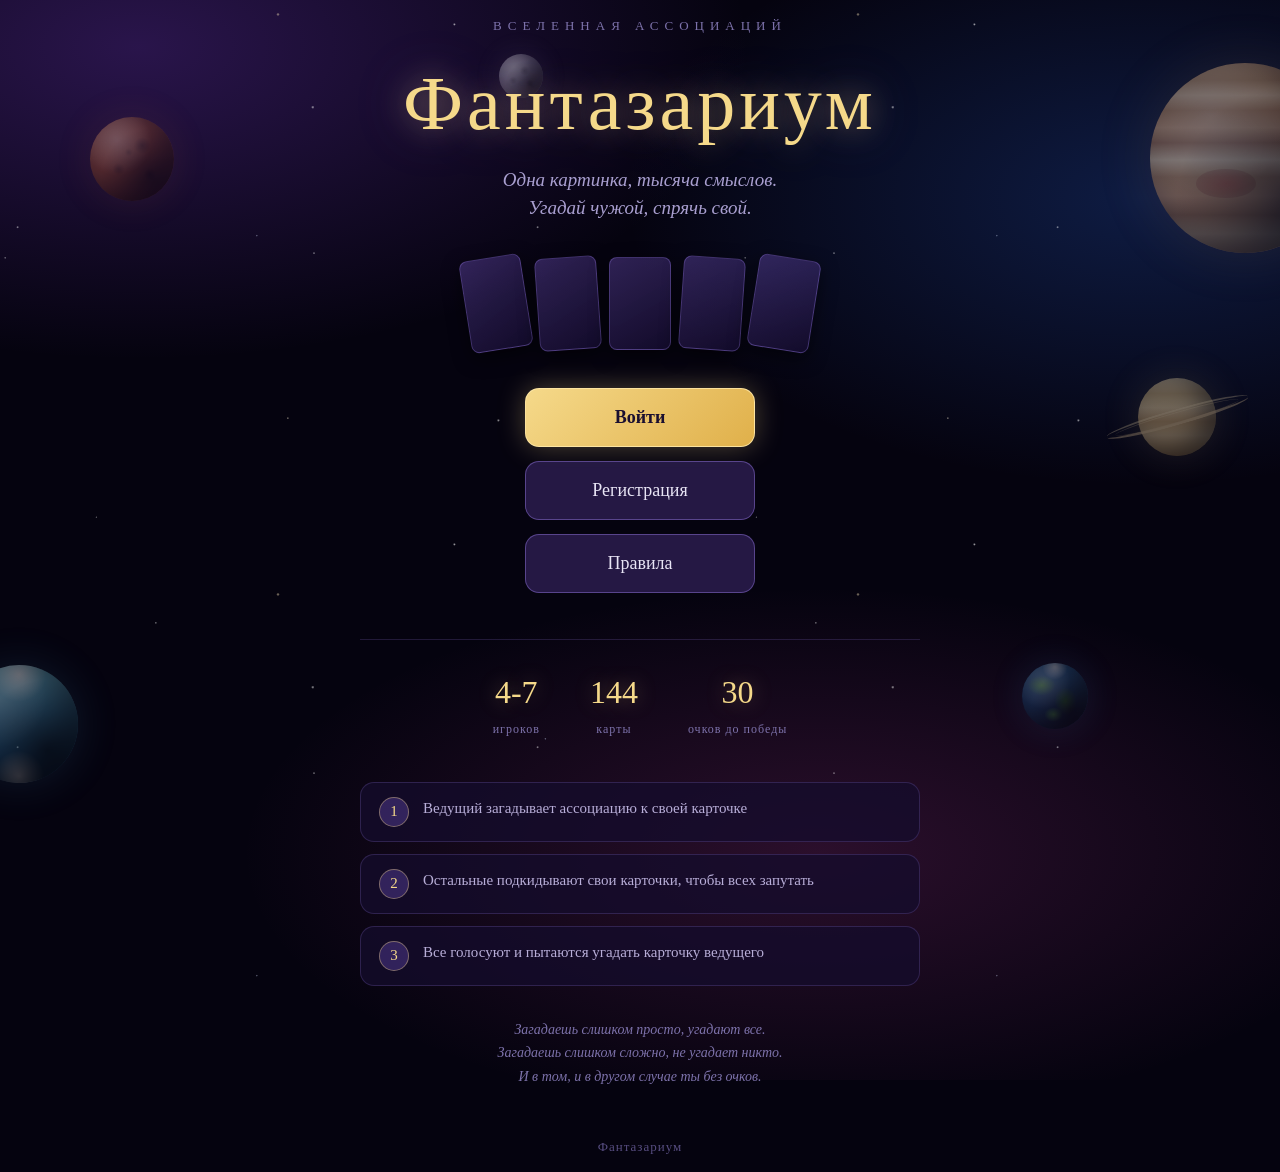
<file: templates/index.html>
<!DOCTYPE html>
<html lang="ru">
<head>
    <meta charset="UTF-8">
    <meta name="viewport" content="width=device-width, initial-scale=1.0">
    <title>Фантазариум</title>
    <link rel="stylesheet" href="/static/style.css">
    <script src="/static/lang.js"></script>
</head>
<body>

    <div class="zvezdy"></div>

    <div class="kosmos">
        <div class="planeta gazoviy"></div>
        <div class="planeta ledyanoy"></div>
        <div class="planeta kamenistaya"></div>
        <div class="planeta zemlepodobnaya"></div>
        <div class="planeta lunnaya"></div>
        <div class="s-kolcami">
            <div class="telo"></div>
            <div class="kolco"></div>
            <div class="kolco kolco-2"></div>
        </div>
        <div class="kometa kometa-1"></div>
        <div class="kometa kometa-2"></div>
        <div class="kometa kometa-3"></div>
        <div class="sputnik sputnik-1">
            <div class="panel panel-l"></div>
            <div class="korpus"></div>
            <div class="antenna"></div>
            <div class="panel panel-r"></div>
        </div>
        <div class="sputnik sputnik-2">
            <div class="panel panel-l"></div>
            <div class="korpus"></div>
            <div class="antenna"></div>
            <div class="panel panel-r"></div>
        </div>
        <div class="stanciya stanciya-1">
            <div class="krylo krylo-l"></div>
            <div class="modul"></div>
            <div class="krylo krylo-r"></div>
        </div>
    </div>

    <div class="container">
        <p class="nadzagolovok">вселенная ассоциаций</p>
        <h1 class="logo">Фантазариум</h1>
        <p class="podzagolovok">Одна картинка, тысяча смыслов.<br>Угадай чужой, спрячь свой.</p>

        <div class="lenta-kart">
            <div class="mini-karta"></div>
            <div class="mini-karta"></div>
            <div class="mini-karta"></div>
            <div class="mini-karta"></div>
            <div class="mini-karta"></div>
        </div>

        <div class="knopki" style="margin-top: 38px;">
            <a href="/vhod" class="knopka knopka-glavnaya" data-t="voyti">Войти</a>
            <a href="/registraciya" class="knopka" data-t="registraciya">Регистрация</a>
            <a href="/pravila" class="knopka" data-t="pravila">Правила</a>
        </div>

        <div class="opisanie">
            <div class="punkt">
                <span class="cifra">4-7</span>
                <span class="podpis">игроков</span>
            </div>
            <div class="punkt">
                <span class="cifra">144</span>
                <span class="podpis">карты</span>
            </div>
            <div class="punkt">
                <span class="cifra">30</span>
                <span class="podpis">очков до победы</span>
            </div>
        </div>

        <div class="kak-igraem">
            <div class="shag">
                <div class="shag-nomer">1</div>
                <div class="shag-text">Ведущий загадывает ассоциацию к своей карточке</div>
            </div>
            <div class="shag">
                <div class="shag-nomer">2</div>
                <div class="shag-text">Остальные подкидывают свои карточки, чтобы всех запутать</div>
            </div>
            <div class="shag">
                <div class="shag-nomer">3</div>
                <div class="shag-text">Все голосуют и пытаются угадать карточку ведущего</div>
            </div>
        </div>

        <p class="podskazka-nizu">
            Загадаешь слишком просто, угадают все.<br>
            Загадаешь слишком сложно, не угадает никто.<br>
            И в том, и в другом случае ты без очков.
        </p>

        <p class="nizhniy-text">Фантазариум</p>
    </div>

</body>
</html>
</file>
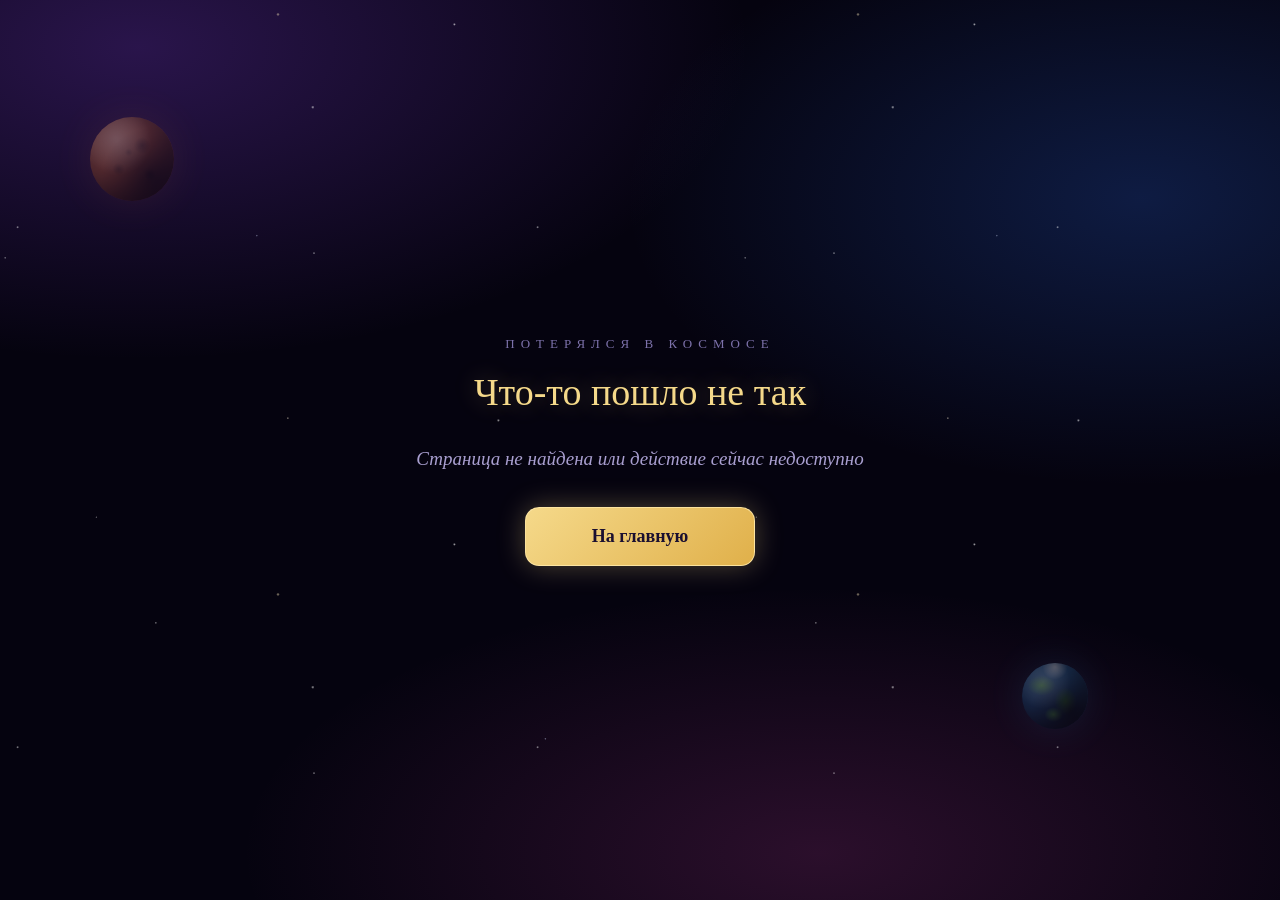
<file: templates/oshibka.html>
<!DOCTYPE html>
<html lang="ru">
<head>
    <meta charset="UTF-8">
    <meta name="viewport" content="width=device-width, initial-scale=1.0">
    <title>Ошибка - Фантазариум</title>
    <link rel="stylesheet" href="/static/style.css">
</head>
<body>

    <div class="zvezdy"></div>

    <div class="kosmos">
        <div class="planeta kamenistaya"></div>
        <div class="planeta zemlepodobnaya"></div>
        <div class="kometa kometa-2"></div>
    </div>

    <div class="container">
        <p class="nadzagolovok">потерялся в космосе</p>
        <h2>Что-то пошло не так</h2>
        <p class="podzagolovok">Страница не найдена или действие сейчас недоступно</p>
        <a href="/" class="knopka knopka-glavnaya">На главную</a>
    </div>

</body>
</html>
</file>
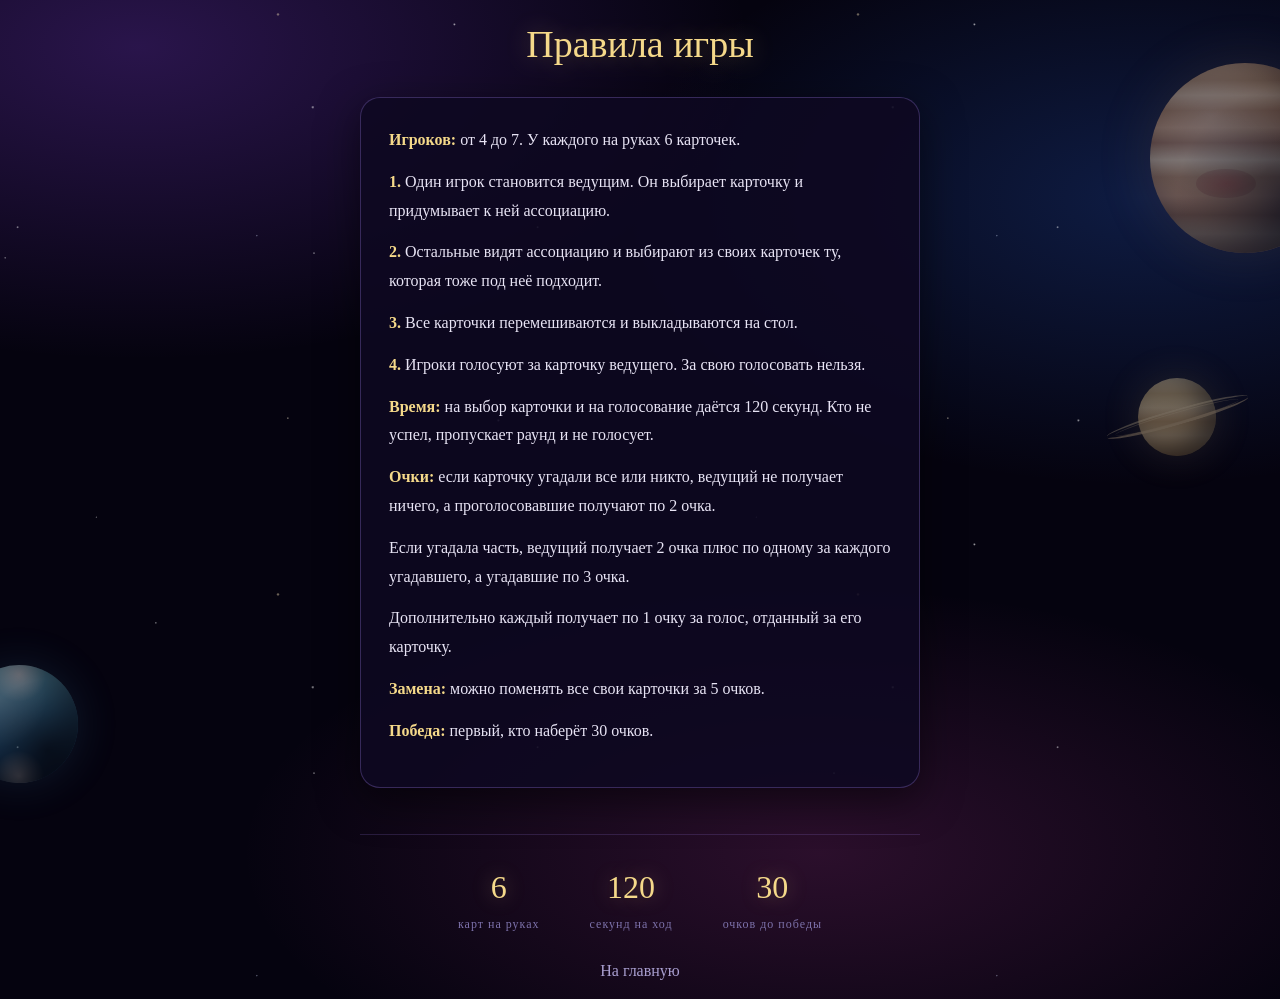
<file: templates/pravila.html>
<!DOCTYPE html>
<html lang="ru">
<head>
    <meta charset="UTF-8">
    <meta name="viewport" content="width=device-width, initial-scale=1.0">
    <title>Правила - Фантазариум</title>
    <link rel="stylesheet" href="/static/style.css">
    <script src="/static/lang.js"></script>
</head>
<body>

    <div class="zvezdy"></div>

    <div class="kosmos">
        <div class="planeta gazoviy"></div>
        <div class="planeta ledyanoy"></div>
        <div class="s-kolcami">
            <div class="telo"></div>
            <div class="kolco"></div>
            <div class="kolco kolco-2"></div>
        </div>
        <div class="kometa kometa-1"></div>
    </div>

    <div class="container">
        <h2 data-t="pravila">Правила игры</h2>

        <div class="pravila-text" id="tekst-pravil"></div>

        <div class="opisanie">
            <div class="punkt">
                <span class="cifra">6</span>
                <span class="podpis" id="p1"></span>
            </div>
            <div class="punkt">
                <span class="cifra">120</span>
                <span class="podpis" id="p2"></span>
            </div>
            <div class="punkt">
                <span class="cifra">30</span>
                <span class="podpis" id="p3"></span>
            </div>
        </div>

        <a href="/glavnaya" class="ssylka-nazad" data-t="na_glavnuyu">На главную</a>
    </div>

    <script>
        const PRAVILA = {
            ru: {
                p1: "карт на руках", p2: "секунд на ход", p3: "очков до победы",
                text: [
                    "<b>Игроков:</b> от 4 до 7. У каждого на руках 6 карточек.",
                    "<b>1.</b> Один игрок становится ведущим. Он выбирает карточку и придумывает к ней ассоциацию.",
                    "<b>2.</b> Остальные видят ассоциацию и выбирают из своих карточек ту, которая тоже под неё подходит.",
                    "<b>3.</b> Все карточки перемешиваются и выкладываются на стол.",
                    "<b>4.</b> Игроки голосуют за карточку ведущего. За свою голосовать нельзя.",
                    "<b>Время:</b> на выбор карточки и на голосование даётся 120 секунд. Кто не успел, пропускает раунд и не голосует.",
                    "<b>Очки:</b> если карточку угадали все или никто, ведущий не получает ничего, а проголосовавшие получают по 2 очка.",
                    "Если угадала часть, ведущий получает 2 очка плюс по одному за каждого угадавшего, а угадавшие по 3 очка.",
                    "Дополнительно каждый получает по 1 очку за голос, отданный за его карточку.",
                    "<b>Замена:</b> можно поменять все свои карточки за 5 очков.",
                    "<b>Победа:</b> первый, кто наберёт 30 очков."
                ]
            },
            en: {
                p1: "cards in hand", p2: "seconds per turn", p3: "points to win",
                text: [
                    "<b>Players:</b> 4 to 7. Everyone holds 6 cards.",
                    "<b>1.</b> One player becomes the storyteller. They pick a card and give a clue for it.",
                    "<b>2.</b> Everyone else sees the clue and picks a card of their own that also fits.",
                    "<b>3.</b> All cards are shuffled and laid on the table.",
                    "<b>4.</b> Players vote for the storyteller's card. You cannot vote for your own.",
                    "<b>Time:</b> 120 seconds for picking a card and for voting. If you run out, you skip the round and don't vote.",
                    "<b>Scoring:</b> if everyone or nobody guessed right, the storyteller gets nothing and voters get 2 points each.",
                    "If only some guessed, the storyteller gets 2 points plus 1 per correct guess, and guessers get 3 each.",
                    "You also get 1 point for every vote cast on your card.",
                    "<b>Swap:</b> you can replace your whole hand for 5 points.",
                    "<b>Victory:</b> first to 30 points."
                ]
            },
            es: {
                p1: "cartas en mano", p2: "segundos por turno", p3: "puntos para ganar",
                text: [
                    "<b>Jugadores:</b> de 4 a 7. Cada uno tiene 6 cartas.",
                    "<b>1.</b> Un jugador es el narrador. Elige una carta y da una pista.",
                    "<b>2.</b> Los demás ven la pista y eligen una carta propia que también encaje.",
                    "<b>3.</b> Todas las cartas se mezclan y se ponen sobre la mesa.",
                    "<b>4.</b> Los jugadores votan por la carta del narrador. No puedes votar la tuya.",
                    "<b>Tiempo:</b> 120 segundos para elegir carta y para votar. Si se acaba, pierdes la ronda y no votas.",
                    "<b>Puntos:</b> si todos o nadie acierta, el narrador no gana nada y los votantes ganan 2 puntos.",
                    "Si solo algunos aciertan, el narrador gana 2 puntos más 1 por cada acierto, y quienes acertaron ganan 3.",
                    "También ganas 1 punto por cada voto que reciba tu carta.",
                    "<b>Cambio:</b> puedes cambiar todas tus cartas por 5 puntos.",
                    "<b>Victoria:</b> el primero en llegar a 30 puntos."
                ]
            },
            de: {
                p1: "Karten auf der Hand", p2: "Sekunden pro Zug", p3: "Punkte zum Sieg",
                text: [
                    "<b>Spieler:</b> 4 bis 7. Jeder hat 6 Karten.",
                    "<b>1.</b> Ein Spieler ist der Erzähler. Er wählt eine Karte und nennt einen Hinweis.",
                    "<b>2.</b> Die anderen sehen den Hinweis und wählen eine eigene passende Karte.",
                    "<b>3.</b> Alle Karten werden gemischt und ausgelegt.",
                    "<b>4.</b> Die Spieler stimmen für die Karte des Erzählers. Für die eigene darf man nicht stimmen.",
                    "<b>Zeit:</b> 120 Sekunden für Kartenwahl und Abstimmung. Wer zu langsam ist, setzt aus.",
                    "<b>Punkte:</b> raten alle oder niemand richtig, bekommt der Erzähler nichts, die Abstimmenden je 2 Punkte.",
                    "Raten nur einige richtig, bekommt der Erzähler 2 Punkte plus 1 je Treffer, die Ratenden je 3.",
                    "Zusätzlich gibt es 1 Punkt für jede Stimme auf deine Karte.",
                    "<b>Tausch:</b> die ganze Hand kann für 5 Punkte getauscht werden.",
                    "<b>Sieg:</b> wer zuerst 30 Punkte hat."
                ]
            },
            fr: {
                p1: "cartes en main", p2: "secondes par tour", p3: "points pour gagner",
                text: [
                    "<b>Joueurs :</b> de 4 à 7. Chacun a 6 cartes.",
                    "<b>1.</b> Un joueur devient le conteur. Il choisit une carte et donne un indice.",
                    "<b>2.</b> Les autres voient l'indice et choisissent une carte qui correspond aussi.",
                    "<b>3.</b> Toutes les cartes sont mélangées et posées sur la table.",
                    "<b>4.</b> Les joueurs votent pour la carte du conteur. On ne vote pas pour la sienne.",
                    "<b>Temps :</b> 120 secondes pour choisir et pour voter. Si le temps manque, tu passes la manche.",
                    "<b>Points :</b> si tous ou personne ne devine, le conteur ne marque rien et les votants gagnent 2 points.",
                    "Si seuls quelques-uns devinent, le conteur gagne 2 points plus 1 par bonne réponse, et eux 3 points.",
                    "Tu gagnes aussi 1 point par vote reçu sur ta carte.",
                    "<b>Échange :</b> tu peux changer toute ta main pour 5 points.",
                    "<b>Victoire :</b> le premier à 30 points."
                ]
            },
            zh: {
                p1: "手牌数量", p2: "每回合秒数", p3: "获胜所需分数",
                text: [
                    "<b>玩家：</b>4至7人。每人手持6张牌。",
                    "<b>1.</b> 一名玩家担任讲述者，选一张牌并给出线索。",
                    "<b>2.</b> 其他人看到线索后，从自己手牌中选一张也符合的牌。",
                    "<b>3.</b> 所有牌洗混后摆在桌面上。",
                    "<b>4.</b> 玩家投票猜讲述者的牌，不能投给自己的牌。",
                    "<b>时间：</b>选牌和投票各120秒。超时则本回合跳过，且不能投票。",
                    "<b>计分：</b>如果全部猜中或全部猜错，讲述者不得分，投票者各得2分。",
                    "如果只有部分猜中，讲述者得2分再加每位猜中者1分，猜中者各得3分。",
                    "此外，每有一票投给你的牌，你就多得1分。",
                    "<b>换牌：</b>花5分可以更换全部手牌。",
                    "<b>胜利：</b>率先达到30分者获胜。"
                ]
            }
        };

        const p = PRAVILA[YAZYK] || PRAVILA.ru;

        document.getElementById("p1").textContent = p.p1;
        document.getElementById("p2").textContent = p.p2;
        document.getElementById("p3").textContent = p.p3;

        let html = "";
        for (const stroka of p.text) {
            html += "<p>" + stroka + "</p>";
        }
        document.getElementById("tekst-pravil").innerHTML = html;
    </script>

</body>
</html>
</file>
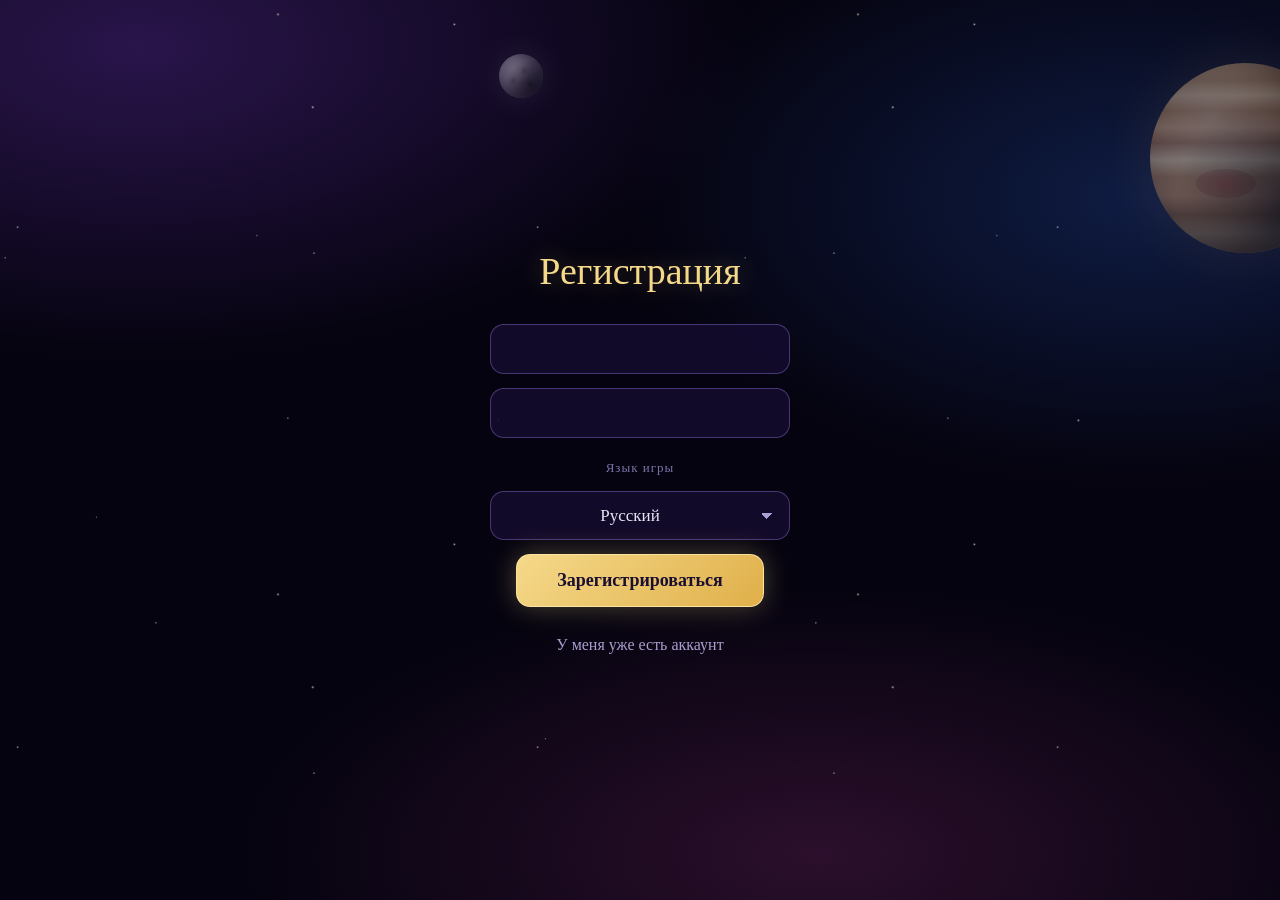
<file: templates/registraciya.html>
<!DOCTYPE html>
<html lang="ru">
<head>
    <meta charset="UTF-8">
    <meta name="viewport" content="width=device-width, initial-scale=1.0">
    <title>Регистрация - Фантазариум</title>
    <link rel="stylesheet" href="/static/style.css">
    <script src="/static/lang.js"></script>
</head>
<body>

    <div class="zvezdy"></div>

    <div class="kosmos">
        <div class="planeta gazoviy"></div>
        <div class="planeta lunnaya"></div>
        <div class="kometa kometa-2"></div>
    </div>

    <div class="container">
        <h2 data-t="registraciya">Регистрация</h2>

        <div class="soobshenie" id="soobshenie"></div>

        <form class="forma" method="post" action="/registraciya">
            <input type="text" name="login" class="pole" required maxlength="20" autocomplete="username" data-tp="pridumay_login">
            <input type="password" name="parol" class="pole" required autocomplete="new-password" data-tp="pridumay_parol">

            <p class="podpis-yazyka" data-t="yazyk">Язык игры</p>
            <select name="yazyk" class="pole vybor-kolody" id="vybor-yazyka">
                <option value="ru">Русский</option>
                <option value="en">English</option>
                <option value="es">Español</option>
                <option value="de">Deutsch</option>
                <option value="fr">Français</option>
                <option value="zh">中文</option>
            </select>

            <button type="submit" class="knopka knopka-glavnaya" data-t="zaregistrirovatsya">Зарегистрироваться</button>
        </form>

        <a href="/vhod" class="ssylka-nazad" data-t="est_akk">У меня уже есть аккаунт</a>
    </div>

    <script>
        document.getElementById("vybor-yazyka").value = YAZYK;

        document.getElementById("vybor-yazyka").addEventListener("change", function () {
            document.cookie = "yazyk=" + this.value + "; path=/; max-age=31536000";
            window.location.reload();
        });

        const parametry = new URLSearchParams(window.location.search);
        if (parametry.get("oshibka") === "zanyat") {
            const blok = document.getElementById("soobshenie");
            blok.textContent = t("oshibka_zanyat");
            blok.className = "soobshenie soobshenie-vidno";
        }
    </script>

</body>
</html>
</file>
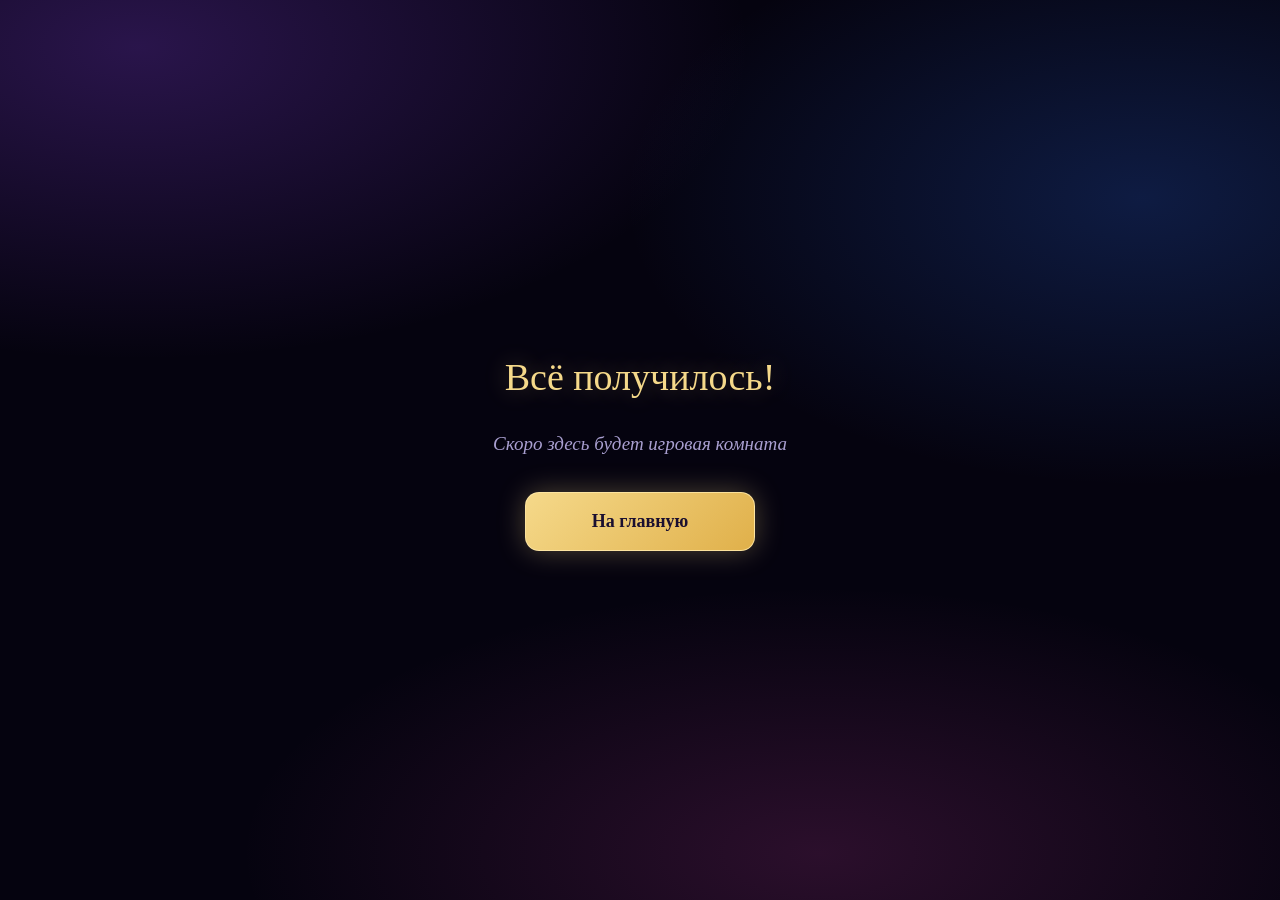
<file: templates/uspeh.html>
<!DOCTYPE html>
<html lang="ru">
<head>
    <meta charset="UTF-8">
    <meta name="viewport" content="width=device-width, initial-scale=1.0">
    <title>Готово — Фантазариум</title>
    <link rel="stylesheet" href="/static/style.css">
</head>
<body>

    <div class="container">
        <h2>Всё получилось!</h2>
        <p class="podzagolovok">Скоро здесь будет игровая комната</p>
        <a href="/" class="knopka knopka-glavnaya">На главную</a>
    </div>

</body>
</html>
</file>
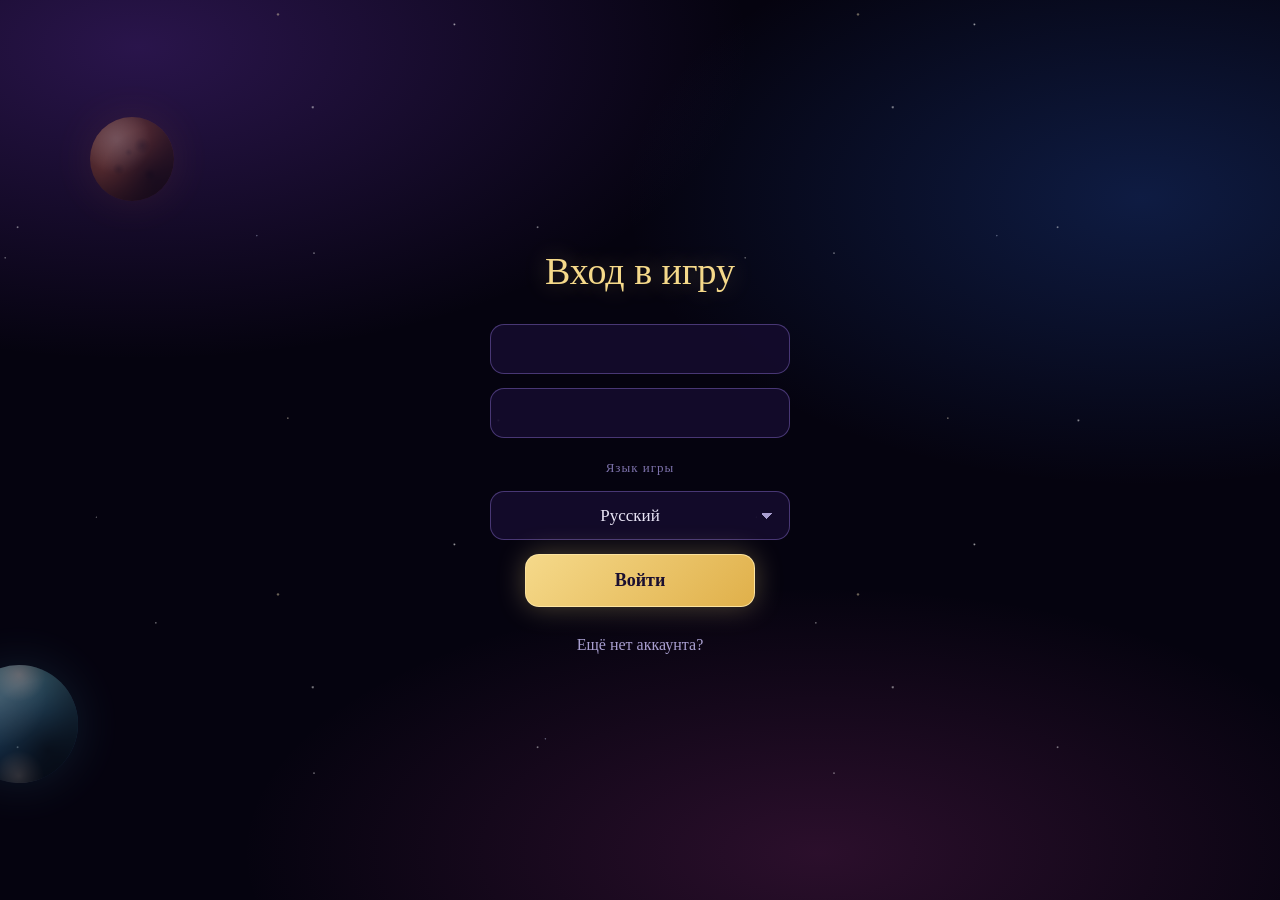
<file: templates/vhod.html>
<!DOCTYPE html>
<html lang="ru">
<head>
    <meta charset="UTF-8">
    <meta name="viewport" content="width=device-width, initial-scale=1.0">
    <title>Вход - Фантазариум</title>
    <link rel="stylesheet" href="/static/style.css">
    <script src="/static/lang.js"></script>
</head>
<body>

    <div class="zvezdy"></div>

    <div class="kosmos">
        <div class="planeta ledyanoy"></div>
        <div class="planeta kamenistaya"></div>
        <div class="kometa kometa-1"></div>
    </div>

    <div class="container">
        <h2 data-t="vhod">Вход в игру</h2>

        <div class="soobshenie" id="soobshenie"></div>

        <form class="forma" method="post" action="/vhod">
            <input type="text" name="login" class="pole" required autocomplete="username" data-tp="login">
            <input type="password" name="parol" class="pole" required autocomplete="current-password" data-tp="parol">

            <p class="podpis-yazyka" data-t="yazyk">Язык игры</p>
            <select name="yazyk" class="pole vybor-kolody" id="vybor-yazyka">
                <option value="ru">Русский</option>
                <option value="en">English</option>
                <option value="es">Español</option>
                <option value="de">Deutsch</option>
                <option value="fr">Français</option>
                <option value="zh">中文</option>
            </select>

            <button type="submit" class="knopka knopka-glavnaya" data-t="voyti">Войти</button>
        </form>

        <a href="/registraciya" class="ssylka-nazad" data-t="net_akk">Ещё нет аккаунта?</a>
    </div>

    <script>
        document.getElementById("vybor-yazyka").value = YAZYK;

        document.getElementById("vybor-yazyka").addEventListener("change", function () {
            document.cookie = "yazyk=" + this.value + "; path=/; max-age=31536000";
            window.location.reload();
        });

        const parametry = new URLSearchParams(window.location.search);
        if (parametry.get("oshibka") === "1") {
            const blok = document.getElementById("soobshenie");
            blok.textContent = t("oshibka_vhod");
            blok.className = "soobshenie soobshenie-vidno";
        }
    </script>

</body>
</html>
</file>
<file: static/style.css>
* {
    margin: 0;
    padding: 0;
    box-sizing: border-box;
}

body {
    font-family: Georgia, "Times New Roman", serif;
    background: #05030f;
    color: #e8e4f5;
    min-height: 100vh;
    display: flex;
    justify-content: center;
    align-items: center;
    padding: 16px;
    line-height: 1.5;
    position: relative;
    overflow-x: hidden;
}

body::before {
    content: "";
    position: fixed;
    inset: -20%;
    z-index: -3;
    background:
        radial-gradient(ellipse 55% 40% at 22% 18%, rgba(126, 61, 214, 0.30), transparent 62%),
        radial-gradient(ellipse 48% 38% at 78% 30%, rgba(41, 98, 214, 0.26), transparent 60%),
        radial-gradient(ellipse 52% 34% at 60% 82%, rgba(196, 62, 158, 0.20), transparent 62%),
        #05030f;
    animation: tumannost 60s ease-in-out infinite alternate;
}

@keyframes tumannost {
    from { transform: translate3d(0, 0, 0) scale(1); }
    to   { transform: translate3d(-2%, 1.5%, 0) scale(1.05); }
}

.zvezdy {
    position: fixed;
    inset: -10%;
    z-index: -2;
    pointer-events: none;
    background-image:
        radial-gradient(1.5px 1.5px at 12% 22%, rgba(255,255,255,0.9), transparent),
        radial-gradient(1.3px 1.3px at 43% 8%,  rgba(255,255,255,0.7), transparent),
        radial-gradient(1.7px 1.7px at 76% 34%, rgba(255,255,255,0.85), transparent),
        radial-gradient(1.2px 1.2px at 91% 12%, rgba(214,224,255,0.7), transparent),
        radial-gradient(1.4px 1.4px at 28% 61%, rgba(255,255,255,0.8), transparent),
        radial-gradient(1.3px 1.3px at 63% 77%, rgba(255,240,214,0.75), transparent),
        radial-gradient(1.6px 1.6px at 8% 88%,  rgba(255,255,255,0.8), transparent),
        radial-gradient(1.2px 1.2px at 52% 44%, rgba(214,224,255,0.65), transparent),
        radial-gradient(1.4px 1.4px at 85% 66%, rgba(255,255,255,0.7), transparent),
        radial-gradient(1.1px 1.1px at 34% 92%, rgba(255,255,255,0.6), transparent),
        radial-gradient(1.8px 1.8px at 70% 18%, rgba(255,236,190,0.8), transparent),
        radial-gradient(1.2px 1.2px at 18% 47%, rgba(255,255,255,0.7), transparent);
    background-size: 520px 520px, 660px 660px, 580px 580px, 740px 740px;
    animation: mercanie 7s ease-in-out infinite alternate;
    opacity: 0.7;
}

@keyframes mercanie {
    from { opacity: 0.45; }
    to   { opacity: 0.85; }
}

.kosmos {
    position: fixed;
    inset: 0;
    z-index: -1;
    pointer-events: none;
    overflow: hidden;
}

.planeta {
    position: absolute;
    border-radius: 50%;
    overflow: hidden;
}

.planeta::after {
    content: "";
    position: absolute;
    inset: 0;
    border-radius: 50%;
    background: radial-gradient(circle at 32% 28%, rgba(255,255,255,0.28), transparent 42%),
                radial-gradient(circle at 74% 72%, rgba(0,0,0,0.6), transparent 58%);
}

.gazoviy {
    width: 190px;
    height: 190px;
    right: -60px;
    top: 7%;
    opacity: 0.5;
    background:
        linear-gradient(to bottom,
            #d9a878 0%, #c08f5e 9%, #e0b98c 17%, #b8804f 25%,
            #d4a070 34%, #a8724a 42%, #e8c9a0 51%, #bf8c5c 60%,
            #d0996a 70%, #ab7548 80%, #dcb383 90%, #c49062 100%);
    box-shadow: inset -22px -14px 44px rgba(0,0,0,0.62), 0 0 60px rgba(200, 150, 90, 0.24);
    animation: plyv-1 90s ease-in-out infinite;
}

.gazoviy::before {
    content: "";
    position: absolute;
    left: 24%;
    top: 56%;
    width: 32%;
    height: 15%;
    border-radius: 50%;
    background: radial-gradient(ellipse, rgba(190, 90, 60, 0.75), rgba(150, 70, 45, 0.3) 70%, transparent);
}

.ledyanoy {
    width: 118px;
    height: 118px;
    left: -40px;
    bottom: 13%;
    opacity: 0.46;
    background:
        radial-gradient(circle at 50% 8%,  rgba(255,255,255,0.85) 0%, transparent 22%),
        radial-gradient(circle at 50% 94%, rgba(255,255,255,0.8) 0%, transparent 20%),
        linear-gradient(to bottom, #7fd4e8 0%, #4a9bc4 40%, #2d6a94 75%, #1a4260 100%);
    box-shadow: inset -16px -10px 34px rgba(0,0,0,0.55), 0 0 48px rgba(80, 180, 220, 0.3);
    animation: plyv-2 118s ease-in-out infinite;
}

.kamenistaya {
    width: 84px;
    height: 84px;
    left: 7%;
    top: 13%;
    opacity: 0.44;
    background:
        radial-gradient(circle at 30% 24%, rgba(255,190,140,0.4), transparent 40%),
        linear-gradient(150deg, #c9713e 0%, #a8542c 42%, #6e321a 78%, #43190d 100%);
    box-shadow: inset -13px -8px 28px rgba(0,0,0,0.62), 0 0 42px rgba(200, 110, 60, 0.28);
    animation: plyv-1 76s ease-in-out infinite reverse;
}

.kamenistaya::before {
    content: "";
    position: absolute;
    inset: 0;
    border-radius: 50%;
    background:
        radial-gradient(circle at 62% 34%, rgba(0,0,0,0.34) 0%, transparent 11%),
        radial-gradient(circle at 34% 62%, rgba(0,0,0,0.28) 0%, transparent 8%),
        radial-gradient(circle at 71% 68%, rgba(0,0,0,0.3) 0%, transparent 7%),
        radial-gradient(circle at 46% 42%, rgba(0,0,0,0.22) 0%, transparent 6%);
}

.zemlepodobnaya {
    width: 66px;
    height: 66px;
    right: 15%;
    bottom: 19%;
    opacity: 0.46;
    background:
        radial-gradient(ellipse 30% 22% at 30% 34%, #4a9c58, transparent 70%),
        radial-gradient(ellipse 24% 30% at 66% 58%, #3f8a4e, transparent 70%),
        radial-gradient(ellipse 20% 16% at 48% 78%, #55a862, transparent 70%),
        radial-gradient(circle at 50% 6%, rgba(255,255,255,0.7), transparent 18%),
        linear-gradient(to bottom, #2f6fa8, #1d4a78 60%, #0f2c4c 100%);
    box-shadow: inset -10px -6px 22px rgba(0,0,0,0.58), 0 0 38px rgba(60, 140, 200, 0.32);
    animation: plyv-2 96s ease-in-out infinite;
}

.s-kolcami {
    position: absolute;
    right: 5%;
    top: 42%;
    width: 78px;
    height: 78px;
    opacity: 0.46;
    animation: plyv-1 104s ease-in-out infinite reverse;
}

.s-kolcami .telo {
    position: absolute;
    inset: 0;
    border-radius: 50%;
    background: linear-gradient(to bottom,
        #f0d9a8 0%, #d4b87e 20%, #e8cf9c 38%, #c9a56d 56%, #dfc38e 74%, #bf9a62 100%);
    box-shadow: inset -12px -7px 26px rgba(0,0,0,0.55), 0 0 44px rgba(220, 190, 120, 0.3);
}

.s-kolcami .kolco {
    position: absolute;
    left: -44%;
    top: 40%;
    width: 188%;
    height: 20%;
    border-radius: 50%;
    border-top: 2px solid rgba(255, 232, 180, 0.5);
    border-bottom: 3px solid rgba(230, 200, 150, 0.62);
    transform: rotate(-16deg);
}

.s-kolcami .kolco-2 {
    left: -32%;
    top: 43%;
    width: 164%;
    height: 14%;
    border-top: 1px solid rgba(255, 232, 180, 0.32);
    border-bottom: 1.5px solid rgba(210, 180, 130, 0.4);
}

.lunnaya {
    width: 44px;
    height: 44px;
    left: 39%;
    top: 6%;
    opacity: 0.4;
    background: radial-gradient(circle at 34% 30%, #e8e4f0, #b0aac2 50%, #6e6880 100%);
    box-shadow: inset -8px -5px 18px rgba(0,0,0,0.5), 0 0 30px rgba(200, 195, 220, 0.28);
    animation: plyv-2 82s ease-in-out infinite reverse;
}

.lunnaya::before {
    content: "";
    position: absolute;
    inset: 0;
    border-radius: 50%;
    background:
        radial-gradient(circle at 58% 38%, rgba(0,0,0,0.26) 0%, transparent 13%),
        radial-gradient(circle at 32% 60%, rgba(0,0,0,0.22) 0%, transparent 10%),
        radial-gradient(circle at 70% 66%, rgba(0,0,0,0.24) 0%, transparent 9%);
}

@keyframes plyv-1 {
    0%   { transform: translate3d(0, 0, 0); }
    50%  { transform: translate3d(0, -24px, 0); }
    100% { transform: translate3d(0, 0, 0); }
}

@keyframes plyv-2 {
    0%   { transform: translate3d(0, 0, 0); }
    50%  { transform: translate3d(0, 20px, 0); }
    100% { transform: translate3d(0, 0, 0); }
}

.sputnik {
    position: absolute;
    width: 76px;
    height: 26px;
    opacity: 0.62;
}

.sputnik .korpus {
    position: absolute;
    left: 50%;
    top: 50%;
    width: 22px;
    height: 14px;
    margin: -7px 0 0 -11px;
    border-radius: 3px;
    background: linear-gradient(150deg, #d8d4e4, #8e8aa4 55%, #55516a);
}

.sputnik .panel {
    position: absolute;
    top: 50%;
    width: 25px;
    height: 15px;
    margin-top: -7.5px;
    background: repeating-linear-gradient(90deg, #2a4a8c 0px, #2a4a8c 3px, #4068b8 3px, #4068b8 4px), #2a4a8c;
    border: 1px solid rgba(150, 180, 230, 0.55);
}

.sputnik .panel-l { left: 0; }
.sputnik .panel-r { right: 0; }

.sputnik .antenna {
    position: absolute;
    left: 50%;
    top: 2px;
    width: 12px;
    height: 6px;
    margin-left: -6px;
    border-radius: 50% 50% 0 0;
    border: 1.5px solid rgba(220, 220, 240, 0.65);
    border-bottom: none;
}

.sputnik-1 { top: 23%; left: -12%; animation: rejs-vpravo 68s linear infinite; }
.sputnik-2 { top: 71%; left: -12%; animation: rejs-vlevo 92s linear infinite 22s; }

.stanciya {
    position: absolute;
    width: 96px;
    height: 34px;
    opacity: 0.55;
}

.stanciya .modul {
    position: absolute;
    left: 50%;
    top: 50%;
    width: 40px;
    height: 11px;
    margin: -5.5px 0 0 -20px;
    border-radius: 6px;
    background: linear-gradient(180deg, #e0dce8, #a09ab4 50%, #66607e);
}

.stanciya .modul::after {
    content: "";
    position: absolute;
    left: 50%;
    top: -7px;
    width: 11px;
    height: 7px;
    margin-left: -5.5px;
    border-radius: 3px 3px 0 0;
    background: linear-gradient(180deg, #cdc8dc, #8a84a0);
}

.stanciya .krylo {
    position: absolute;
    top: 50%;
    width: 27px;
    height: 26px;
    margin-top: -13px;
    background: repeating-linear-gradient(0deg, #22407e 0px, #22407e 3px, #3a5ea8 3px, #3a5ea8 4px), #22407e;
    border: 1px solid rgba(140, 175, 225, 0.5);
}

.stanciya .krylo-l { left: 0; }
.stanciya .krylo-r { right: 0; }

.stanciya-1 { top: 45%; left: -14%; animation: rejs-vpravo 110s linear infinite 40s; }

@keyframes rejs-vpravo {
    0%   { transform: translate3d(0, 0, 0) rotate(6deg); opacity: 0; }
    8%   { opacity: 0.6; }
    90%  { opacity: 0.6; }
    100% { transform: translate3d(128vw, -12vh, 0) rotate(6deg); opacity: 0; }
}

@keyframes rejs-vlevo {
    0%   { transform: translate3d(0, 0, 0) rotate(-5deg) scaleX(-1); opacity: 0; }
    8%   { opacity: 0.55; }
    90%  { opacity: 0.55; }
    100% { transform: translate3d(128vw, 10vh, 0) rotate(-5deg) scaleX(-1); opacity: 0; }
}

.kometa {
    position: absolute;
    width: 3px;
    height: 3px;
    background: #fff;
    border-radius: 50%;
    box-shadow: 0 0 7px 2px rgba(255, 255, 255, 0.85);
}

.kometa::after {
    content: "";
    position: absolute;
    top: 50%;
    right: 3px;
    width: 88px;
    height: 1.5px;
    transform: translateY(-50%);
    background: linear-gradient(to left, rgba(255, 255, 255, 0.8), transparent);
}

.kometa-1 { top: 11%; left: -8%; animation: polet 15s linear infinite; }
.kometa-2 { top: 56%; left: -8%; animation: polet 21s linear infinite 8s; }
.kometa-3 { top: 79%; left: -8%; animation: polet 18s linear infinite 14s; }

@keyframes polet {
    0%   { transform: translate3d(0, 0, 0); opacity: 0; }
    10%  { opacity: 1; }
    80%  { opacity: 1; }
    100% { transform: translate3d(122vw, 24vh, 0); opacity: 0; }
}

.container {
    text-align: center;
    max-width: 560px;
    width: 100%;
    position: relative;
    z-index: 1;
}

.nadzagolovok {
    font-size: 13px;
    letter-spacing: 6px;
    text-transform: uppercase;
    color: #7d72ab;
    margin-bottom: 10px;
}

.logo {
    font-size: clamp(40px, 12vw, 76px);
    letter-spacing: 4px;
    margin-bottom: 6px;
    font-weight: normal;
    color: #f5d98a;
    text-shadow: 0 0 30px rgba(245, 217, 138, 0.4), 0 0 60px rgba(180, 130, 255, 0.25);
}

.podzagolovok {
    font-size: clamp(15px, 4vw, 19px);
    color: #a99fd0;
    margin-bottom: 34px;
    font-style: italic;
}

h2 {
    font-size: clamp(26px, 7vw, 38px);
    color: #f5d98a;
    margin-bottom: 24px;
    font-weight: normal;
    text-shadow: 0 0 24px rgba(245, 217, 138, 0.32);
}

h3 {
    font-size: clamp(18px, 5vw, 22px);
    color: #b3a8dd;
    font-weight: normal;
}

.knopki {
    display: flex;
    flex-direction: column;
    gap: 14px;
    align-items: center;
}

.knopka {
    display: inline-block;
    padding: 15px 40px;
    font-size: 18px;
    font-family: Georgia, serif;
    color: #e8e4f5;
    background: rgba(46, 30, 82, 0.8);
    border: 1px solid rgba(160, 130, 240, 0.42);
    border-radius: 14px;
    text-decoration: none;
    cursor: pointer;
    transition: transform 0.18s, background 0.18s, border-color 0.18s;
    min-width: 230px;
    max-width: 100%;
}

.knopka:hover {
    background: rgba(66, 44, 116, 0.9);
    border-color: rgba(190, 160, 255, 0.75);
    transform: translateY(-3px);
}

.knopka:active { transform: translateY(-1px); }

.knopka-glavnaya {
    background: linear-gradient(135deg, #f5d98a, #e0b04a);
    color: #1a0f30;
    border-color: rgba(255, 233, 168, 0.85);
    font-weight: bold;
    box-shadow: 0 0 28px rgba(245, 217, 138, 0.3);
}

.knopka-glavnaya:hover { background: linear-gradient(135deg, #fff0bd, #f5d98a); }

.knopka-gotov {
    background: linear-gradient(135deg, #4ec99a, #2e9c74);
    color: #06231a;
    border: 1px solid rgba(126, 232, 192, 0.9);
    font-weight: bold;
    box-shadow: 0 0 30px rgba(78, 201, 154, 0.4);
}

.knopka-gotov:hover {
    background: linear-gradient(135deg, #6de0b4, #4ec99a);
    box-shadow: 0 0 42px rgba(78, 201, 154, 0.6);
}

.knopka-otmena-gotov {
    background: rgba(30, 70, 58, 0.7);
    color: #9df0cc;
    border: 1px solid rgba(126, 232, 192, 0.55);
    font-weight: normal;
    box-shadow: none;
}

.knopka-otmena-gotov:hover {
    background: rgba(44, 96, 80, 0.85);
    border-color: rgba(126, 232, 192, 0.8);
}

.forma {
    display: flex;
    flex-direction: column;
    gap: 14px;
    align-items: center;
}

.pole {
    padding: 14px 20px;
    font-size: 17px;
    font-family: Georgia, serif;
    width: 300px;
    max-width: 100%;
    border: 1px solid rgba(160, 130, 240, 0.38);
    border-radius: 14px;
    background: rgba(20, 12, 45, 0.9);
    color: #e8e4f5;
    outline: none;
    text-align: center;
    transition: border-color 0.18s;
}

.pole::placeholder { color: #7d72ab; }
.pole:focus { border-color: rgba(245, 217, 138, 0.8); }

.pravila-text {
    text-align: left;
    background: rgba(14, 8, 34, 0.88);
    padding: 28px;
    border-radius: 20px;
    border: 1px solid rgba(160, 130, 240, 0.28);
    line-height: 1.8;
    font-size: 16px;
    box-shadow: 0 12px 40px rgba(0, 0, 0, 0.5);
}

.pravila-text p { margin-bottom: 13px; }
.pravila-text b { color: #f5d98a; }

.ssylka-nazad {
    display: inline-block;
    margin-top: 26px;
    color: #a99fd0;
    text-decoration: none;
    font-size: 16px;
    transition: color 0.18s;
}

.ssylka-nazad:hover { color: #f5d98a; }

.nizhniy-text {
    margin-top: 48px;
    color: #574d80;
    font-size: 13px;
    letter-spacing: 1px;
}

.soobshenie { display: none; }

.soobshenie-vidno {
    display: block;
    background: rgba(76, 26, 44, 0.9);
    border: 1px solid rgba(230, 110, 150, 0.5);
    color: #f0b8cc;
    padding: 13px 18px;
    border-radius: 12px;
    margin-bottom: 22px;
    font-size: 15px;
}

.opisanie {
    display: flex;
    justify-content: center;
    gap: clamp(18px, 7vw, 50px);
    margin-top: 46px;
    padding-top: 28px;
    border-top: 1px solid rgba(160, 130, 240, 0.18);
}

.punkt { display: flex; flex-direction: column; gap: 4px; }

.cifra {
    font-size: clamp(24px, 7vw, 32px);
    color: #f5d98a;
    text-shadow: 0 0 20px rgba(245, 217, 138, 0.35);
}

.podpis { font-size: 12px; color: #7d72ab; letter-spacing: 1px; }

.kak-igraem {
    display: flex;
    flex-direction: column;
    gap: 12px;
    margin-top: 44px;
    text-align: left;
}

.shag {
    display: flex;
    align-items: flex-start;
    gap: 14px;
    background: rgba(20, 12, 45, 0.75);
    border: 1px solid rgba(160, 130, 240, 0.2);
    border-radius: 14px;
    padding: 14px 18px;
    transition: border-color 0.18s, transform 0.18s;
}

.shag:hover { border-color: rgba(190, 160, 255, 0.45); transform: translateX(4px); }

.shag-nomer {
    flex-shrink: 0;
    width: 30px;
    height: 30px;
    border-radius: 50%;
    background: rgba(126, 92, 214, 0.3);
    border: 1px solid rgba(245, 217, 138, 0.4);
    color: #f5d98a;
    display: flex;
    align-items: center;
    justify-content: center;
    font-size: 15px;
}

.shag-text { font-size: 15px; color: #b8aed8; }

.lenta-kart { display: flex; justify-content: center; gap: 10px; margin-top: 34px; }

.mini-karta {
    width: 62px;
    aspect-ratio: 2 / 3;
    border-radius: 8px;
    border: 1px solid rgba(160, 130, 240, 0.3);
    background: linear-gradient(150deg, rgba(126, 92, 214, 0.35), rgba(20, 12, 45, 0.9));
    box-shadow: 0 6px 18px rgba(0, 0, 0, 0.55);
}

.mini-karta:nth-child(1) { transform: rotate(-9deg); }
.mini-karta:nth-child(2) { transform: rotate(-4deg); }
.mini-karta:nth-child(3) { transform: rotate(0deg); }
.mini-karta:nth-child(4) { transform: rotate(4deg); }
.mini-karta:nth-child(5) { transform: rotate(9deg); }

.podskazka-nizu {
    margin-top: 32px;
    font-size: 14px;
    color: #7d72ab;
    font-style: italic;
    line-height: 1.7;
}

.blok-info {
    background: rgba(20, 12, 45, 0.75);
    border: 1px solid rgba(160, 130, 240, 0.2);
    border-radius: 16px;
    padding: 20px 22px;
    margin-top: 26px;
    text-align: left;
}

.blok-info h4 {
    font-size: 15px;
    color: #f5d98a;
    font-weight: normal;
    letter-spacing: 1px;
    margin-bottom: 10px;
}

.blok-info p { font-size: 14px; color: #9a90c4; line-height: 1.7; }

.kod-komnaty {
    font-size: clamp(34px, 11vw, 56px);
    letter-spacing: clamp(6px, 3vw, 14px);
    color: #f5d98a;
    background: rgba(14, 8, 34, 0.88);
    padding: 20px 10px;
    border-radius: 20px;
    border: 1px solid rgba(245, 217, 138, 0.35);
    margin-bottom: 10px;
    font-weight: bold;
    text-shadow: 0 0 28px rgba(245, 217, 138, 0.55);
}

.knopka-kopirovat {
    background: none;
    border: none;
    color: #a99fd0;
    font-family: Georgia, serif;
    font-size: 14px;
    cursor: pointer;
    padding: 6px 14px;
    border-radius: 10px;
}

.knopka-kopirovat:hover { color: #f5d98a; }

.zagolovok-spiska { margin: 36px 0 14px; letter-spacing: 2px; }

.spisok-igrokov { display: flex; flex-direction: column; gap: 9px; margin-bottom: 20px; }

.igrok {
    display: flex;
    justify-content: space-between;
    align-items: center;
    gap: 10px;
    background: rgba(20, 12, 45, 0.85);
    border: 1px solid rgba(160, 130, 240, 0.28);
    border-radius: 14px;
    padding: 14px 18px;
    font-size: 17px;
    transition: border-color 0.2s, background 0.2s;
}

.igrok-gotov {
    border-color: rgba(126, 232, 192, 0.6);
    background: rgba(24, 56, 46, 0.6);
}

.levaya-igroka { display: flex; align-items: center; gap: 8px; }

.metka-hozyain {
    font-size: 12px;
    color: #1a0f30;
    background: linear-gradient(135deg, #f5d98a, #e0b04a);
    padding: 3px 11px;
    border-radius: 20px;
    vertical-align: middle;
}

.status-gotov {
    font-size: 13px;
    color: #7ee8c0;
    font-weight: bold;
    white-space: nowrap;
}

.status-ne-gotov {
    font-size: 13px;
    color: #7d72ab;
    white-space: nowrap;
}

.podskazka { color: #a99fd0; margin-bottom: 20px; font-size: 16px; }
.podskazka-gotovo { color: #7ee8c0; font-weight: bold; }

.igrovoy-ekran {
    width: 100%;
    max-width: 1120px;
    display: flex;
    flex-direction: column;
    gap: 16px;
    position: relative;
    z-index: 1;
}

.verh-panel {
    display: flex;
    justify-content: space-between;
    align-items: center;
    gap: 12px;
    flex-wrap: wrap;
    background: rgba(14, 8, 34, 0.92);
    padding: 12px 20px;
    border-radius: 16px;
    border: 1px solid rgba(160, 130, 240, 0.28);
}

.levaya-chast {
    display: flex;
    align-items: baseline;
    gap: 16px;
    flex-wrap: wrap;
}

.malenkiy-kod {
    font-size: 19px;
    letter-spacing: 5px;
    color: #f5d98a;
    font-weight: bold;
}

.nomer-raunda { font-size: 15px; color: #a99fd0; }

.taymer {
    font-size: 17px;
    font-weight: bold;
    color: #7ee8c0;
    padding: 6px 16px;
    border-radius: 10px;
    background: rgba(20, 12, 45, 0.8);
    border: 1px solid rgba(126, 232, 192, 0.4);
    min-width: 62px;
    text-align: center;
    transition: color 0.2s, border-color 0.2s, background 0.2s;
}

.taymer-skoro {
    color: #ffc46e;
    border-color: rgba(255, 196, 110, 0.55);
}

.taymer-malo {
    color: #ff8a8a;
    border-color: rgba(255, 138, 138, 0.7);
    background: rgba(76, 20, 20, 0.6);
    animation: taymer-trevoga 1s ease-in-out infinite;
}

@keyframes taymer-trevoga {
    0%, 100% { transform: scale(1); }
    50%      { transform: scale(1.08); }
}

.taymer-skryt { display: none; }

.knopka-vyhod {
    padding: 9px 20px;
    font-size: 14px;
    font-family: Georgia, serif;
    color: #f0b8cc;
    background: rgba(76, 26, 44, 0.7);
    border: 1px solid rgba(230, 110, 150, 0.55);
    border-radius: 10px;
    cursor: pointer;
    transition: background 0.18s, color 0.18s, border-color 0.18s;
    white-space: nowrap;
}

.knopka-vyhod:hover {
    background: rgba(140, 44, 76, 0.85);
    color: #ffd8e4;
    border-color: rgba(255, 140, 180, 0.85);
}

.pole-igry {
    display: flex;
    justify-content: center;
    padding: 8px 0;
}

.stol-krug {
    position: relative;
    width: min(100%, 640px);
    height: 300px;
    border-radius: 50%;
    background:
        radial-gradient(ellipse at 50% 38%, rgba(126, 92, 214, 0.2), transparent 62%),
        radial-gradient(ellipse at 50% 50%, #1e1240 0%, #150c2e 55%, #0d0720 100%);
    border: 2px solid rgba(160, 130, 240, 0.32);
    box-shadow: inset 0 0 60px rgba(126, 92, 214, 0.18), 0 14px 44px rgba(0, 0, 0, 0.55);
    flex-shrink: 0;
}

.mesto {
    position: absolute;
    width: 78px;
    text-align: center;
    transform: translate(-50%, -50%);
}

.avatar {
    width: 48px;
    height: 48px;
    margin: 0 auto 5px;
    border-radius: 50%;
    background: linear-gradient(145deg, #3d2a6e, #241548);
    border: 2px solid rgba(160, 130, 240, 0.4);
    display: flex;
    align-items: center;
    justify-content: center;
    font-size: 21px;
    color: #c4b8e8;
    transition: border-color 0.2s, box-shadow 0.2s;
}

.mesto-ya .avatar { border-color: rgba(126, 232, 192, 0.7); }

.mesto-vedushiy .avatar {
    background: linear-gradient(145deg, #8a6c24, #4a3810);
    border: 3px solid #ffe9a8;
    color: #fff6d8;
    box-shadow: 0 0 30px rgba(245, 217, 138, 0.85);
    width: 56px;
    height: 56px;
    font-size: 25px;
}

.mesto-gotov .avatar { border-color: rgba(126, 232, 192, 0.75); }
.mesto-zhdem .avatar { border-color: rgba(240, 150, 110, 0.85); }

.imya-igroka {
    font-size: 12px;
    color: #b8aed8;
    white-space: nowrap;
    overflow: hidden;
    text-overflow: ellipsis;
}

.mesto-vedushiy .imya-igroka { color: #ffe9a8; font-weight: bold; }

.ochki-igroka { font-size: 14px; color: #f5d98a; font-weight: bold; }

.bejdzh {
    display: inline-block;
    font-size: 9px;
    letter-spacing: 1.5px;
    padding: 2px 8px;
    border-radius: 20px;
    margin-top: 3px;
    white-space: nowrap;
}

.bejdzh-hodit {
    background: linear-gradient(135deg, #ffe9a8, #e0b04a);
    color: #1a0f30;
    font-weight: bold;
    box-shadow: 0 0 14px rgba(245, 217, 138, 0.6);
}

.bejdzh-gotov {
    background: rgba(40, 96, 78, 0.9);
    color: #9df0cc;
    border: 1px solid rgba(126, 232, 192, 0.5);
}

.bejdzh-zhdem {
    background: rgba(110, 56, 34, 0.9);
    color: #ffc4a6;
    border: 1px solid rgba(240, 150, 110, 0.6);
}

.stol {
    background: rgba(14, 8, 34, 0.85);
    border: 1px solid rgba(160, 130, 240, 0.26);
    border-radius: 22px;
    padding: 28px 18px;
    text-align: center;
    min-height: 170px;
    box-shadow: 0 12px 44px rgba(0, 0, 0, 0.45);
}

.zagolovok-stola { margin-bottom: 10px; color: #f5d98a; letter-spacing: 1px; }

.tablichka-hodit {
    display: inline-block;
    background: linear-gradient(135deg, rgba(138, 108, 36, 0.55), rgba(46, 30, 82, 0.7));
    border: 2px solid #ffe9a8;
    border-radius: 14px;
    padding: 12px 26px;
    margin-bottom: 12px;
    font-size: clamp(17px, 4.5vw, 22px);
    color: #ffe9a8;
    box-shadow: 0 0 30px rgba(245, 217, 138, 0.35);
}

.associaciya {
    font-size: clamp(22px, 6vw, 36px);
    color: #ffe9a8;
    background: rgba(20, 12, 45, 0.9);
    padding: 18px 30px;
    border-radius: 16px;
    border: 1px solid rgba(245, 217, 138, 0.32);
    display: inline-block;
    margin: 14px 0;
    font-style: italic;
    max-width: 100%;
    word-break: break-word;
    text-shadow: 0 0 24px rgba(245, 217, 138, 0.45);
}

#pole-associacii { width: 340px; margin-top: 10px; }

.zagolovok-ruki { margin-bottom: 14px; text-align: center; letter-spacing: 1px; }

.setka-kart {
    display: grid;
    grid-template-columns: repeat(6, minmax(0, 1fr));
    gap: 12px;
}

.karta {
    width: 100%;
    aspect-ratio: 2 / 3;
    object-fit: cover;
    border-radius: 12px;
    border: 2px solid rgba(160, 130, 240, 0.22);
    cursor: pointer;
    transition: transform 0.18s, border-color 0.18s, opacity 0.18s;
    display: block;
}

.karta:hover { transform: translateY(-10px); border-color: rgba(190, 160, 255, 0.6); }

.karta-vybrana {
    border-color: #f5d98a;
    transform: translateY(-12px);
    box-shadow: 0 0 30px rgba(245, 217, 138, 0.65);
}

.karta-neaktivna { opacity: 0.38; }

.setka-stola {
    display: flex;
    justify-content: center;
    flex-wrap: wrap;
    gap: 14px;
    margin-top: 20px;
}

.karta-stola {
    width: 140px;
    aspect-ratio: 2 / 3;
    object-fit: cover;
    border-radius: 12px;
    border: 2px solid rgba(160, 130, 240, 0.22);
    cursor: pointer;
    transition: transform 0.18s, border-color 0.18s;
    display: block;
}

.karta-stola:hover { transform: translateY(-10px); border-color: rgba(190, 160, 255, 0.6); }

.karta-moya { opacity: 0.45; border-color: rgba(160, 130, 240, 0.5); }

.karta-pravilnaya {
    border-color: #f5d98a;
    box-shadow: 0 0 34px rgba(245, 217, 138, 0.65);
}

.blok-itoga { text-align: center; max-width: 140px; }

.avtor {
    margin-top: 8px;
    font-size: 14px;
    color: #f5d98a;
    font-weight: bold;
    word-break: break-word;
}

.golosa { font-size: 12px; color: #a99fd0; margin-top: 3px; word-break: break-word; }

.niz-panel {
    display: flex;
    justify-content: center;
    gap: 9px;
    flex-wrap: wrap;
    margin-top: 6px;
}

.knopka-malenkaya {
    padding: 8px 17px;
    font-size: 13px;
    font-family: Georgia, serif;
    color: #a99fd0;
    background: rgba(20, 12, 45, 0.85);
    border: 1px solid rgba(160, 130, 240, 0.3);
    border-radius: 10px;
    cursor: pointer;
    transition: background 0.18s, color 0.18s;
}

.knopka-malenkaya:hover { background: rgba(66, 44, 116, 0.9); color: #e8e4f5; }

.knopka-opasnaya { border-color: rgba(230, 110, 150, 0.45); color: #e5a0ba; }
.knopka-opasnaya:hover { background: rgba(96, 34, 56, 0.9); }

.pedestal {
    display: flex;
    flex-direction: column;
    gap: 10px;
    max-width: 440px;
    margin: 24px auto;
}

.stroka-itoga {
    display: flex;
    justify-content: space-between;
    align-items: center;
    background: rgba(20, 12, 45, 0.85);
    border: 1px solid rgba(160, 130, 240, 0.26);
    border-radius: 14px;
    padding: 14px 20px;
    font-size: 17px;
}

.pobeditel {
    background: linear-gradient(135deg, rgba(90, 72, 34, 0.9), rgba(46, 30, 82, 0.9));
    border-color: rgba(245, 217, 138, 0.65);
    font-size: 21px;
    font-weight: bold;
    box-shadow: 0 0 34px rgba(245, 217, 138, 0.28);
}

.ochki-itog { color: #f5d98a; font-weight: bold; }

.modal {
    display: none;
    position: fixed;
    inset: 0;
    z-index: 100;
    align-items: center;
    justify-content: center;
    padding: 16px;
}

.modal-vidno { display: flex; }

.modal-fon { position: absolute; inset: 0; background: rgba(5, 3, 15, 0.95); }

.modal-okno {
    position: relative;
    display: flex;
    flex-direction: column;
    align-items: center;
    gap: 14px;
    max-height: 94vh;
    width: 100%;
    max-width: 720px;
}

.ryad-prosmotra {
    display: flex;
    align-items: center;
    justify-content: center;
    gap: 14px;
    width: 100%;
}

.strelka {
    flex-shrink: 0;
    width: 52px;
    height: 52px;
    border-radius: 50%;
    background: rgba(46, 30, 82, 0.85);
    border: 1px solid rgba(160, 130, 240, 0.5);
    color: #e8e4f5;
    font-size: 26px;
    line-height: 1;
    cursor: pointer;
    display: flex;
    align-items: center;
    justify-content: center;
    transition: background 0.18s, border-color 0.18s, transform 0.18s;
    user-select: none;
}

.strelka:hover {
    background: rgba(86, 60, 146, 0.95);
    border-color: rgba(200, 170, 255, 0.8);
    transform: scale(1.08);
}

.strelka:active { transform: scale(0.96); }

.modal-karta {
    max-width: min(66vw, 400px);
    max-height: 66vh;
    border-radius: 16px;
    border: 2px solid rgba(160, 130, 240, 0.45);
    box-shadow: 0 24px 70px rgba(0, 0, 0, 0.85);
    touch-action: pan-y;
    user-select: none;
    -webkit-user-drag: none;
}

.schetchik-kart {
    font-size: 14px;
    color: #a99fd0;
    letter-spacing: 2px;
}

.tochki-kart {
    display: flex;
    justify-content: center;
    gap: 7px;
}

.tochka-karty {
    width: 8px;
    height: 8px;
    border-radius: 50%;
    background: rgba(160, 130, 240, 0.35);
    cursor: pointer;
    transition: background 0.18s, transform 0.18s;
}

.tochka-karty:hover { background: rgba(190, 160, 255, 0.7); }

.tochka-aktivnaya {
    background: #f5d98a;
    transform: scale(1.3);
}

.modal-knopki { display: flex; gap: 10px; flex-wrap: wrap; justify-content: center; }

@media (max-width: 1000px) {
    .stol-krug { height: 270px; }
}

@media (max-width: 780px) {
    body { align-items: flex-start; padding: 10px; }

    .igrovoy-ekran { gap: 12px; }

    .verh-panel { padding: 10px 14px; gap: 8px; }
    .levaya-chast { gap: 12px; }
    .malenkiy-kod { font-size: 17px; letter-spacing: 3px; }
    .nomer-raunda { font-size: 13px; }
    .knopka-vyhod { padding: 7px 14px; font-size: 12px; }
    .taymer { font-size: 15px; padding: 5px 12px; min-width: 54px; }

    .pole-igry { padding: 4px 0; }

    .stol-krug {
        width: min(100%, 380px);
        height: 340px;
        border-radius: 46%;
    }

    .mesto { width: 62px; }
    .avatar { width: 40px; height: 40px; font-size: 18px; }
    .mesto-vedushiy .avatar { width: 46px; height: 46px; font-size: 21px; }
    .imya-igroka { font-size: 11px; }
    .ochki-igroka { font-size: 13px; }
    .bejdzh { font-size: 8px; padding: 1px 6px; letter-spacing: 1px; }

    .stol { padding: 20px 12px; }

    .setka-kart { grid-template-columns: repeat(3, minmax(0, 1fr)); gap: 8px; }

    .karta:hover, .karta-stola:hover { transform: none; }

    .karta-stola { width: calc(50% - 8px); max-width: 130px; }
    .blok-itoga { max-width: 130px; }

    .knopka { min-width: 200px; padding: 14px 28px; }
    #pole-associacii { width: 100%; max-width: 320px; }

    .ryad-prosmotra { gap: 6px; }
    .strelka { width: 42px; height: 42px; font-size: 21px; }
    .modal-karta { max-width: calc(100vw - 130px); max-height: 62vh; }

    .igrok { font-size: 15px; padding: 12px 14px; }
    .status-gotov, .status-ne-gotov { font-size: 12px; }

    .gazoviy { width: 110px; height: 110px; right: -42px; }
    .ledyanoy { width: 70px; height: 70px; left: -26px; }
    .kamenistaya, .zemlepodobnaya, .lunnaya, .s-kolcami, .stanciya { display: none; }
    .sputnik { transform: scale(0.7); }
    .mini-karta { width: 46px; }
    .kometa::after { width: 58px; }
}

@media (max-width: 420px) {
    .stol-krug { height: 300px; }
    .mesto { width: 54px; }
    .avatar { width: 34px; height: 34px; font-size: 15px; }
    .mesto-vedushiy .avatar { width: 40px; height: 40px; font-size: 18px; }
    .imya-igroka { font-size: 10px; }
    .karta-stola { width: calc(50% - 7px); }
    .strelka { width: 36px; height: 36px; font-size: 18px; }
    .modal-karta { max-width: calc(100vw - 110px); }
}

@media (prefers-reduced-motion: reduce) {
    body::before, .zvezdy, .planeta, .s-kolcami { animation: none; }
    .kometa, .sputnik, .stanciya { display: none; }
}

.igrok {
    display: flex;
    justify-content: space-between;
    align-items: center;
    gap: 14px;
    text-align: left;
}

.levaya-igroka {
    display: flex;
    align-items: center;
    gap: 9px;
    min-width: 0;
    flex: 1;
    overflow: hidden;
    text-overflow: ellipsis;
    white-space: nowrap;
}

.znak {
    flex-shrink: 0;
    width: 30px;
    height: 30px;
    border-radius: 50%;
    display: flex;
    align-items: center;
    justify-content: center;
    font-size: 16px;
    font-weight: bold;
    line-height: 1;
}

.znak-da {
    background: rgba(40, 110, 86, 0.9);
    border: 2px solid #7ee8c0;
    color: #b8ffe0;
}

.znak-net {
    background: rgba(48, 34, 78, 0.9);
    border: 2px solid rgba(160, 130, 240, 0.45);
    color: #8b7fb8;
}

.bolshoy-taymer {
    display: none;
    align-items: center;
    justify-content: center;
    gap: 14px;
    background: rgba(14, 8, 34, 0.92);
    border: 2px solid rgba(126, 232, 192, 0.5);
    border-radius: 18px;
    padding: 14px 26px;
    margin: 0 auto;
    max-width: 420px;
    width: 100%;
}

.bolshoy-taymer-vidno { display: flex; }

.taymer-podpis {
    font-size: 14px;
    color: #a99fd0;
    letter-spacing: 1px;
}

.taymer-cifry {
    font-size: 40px;
    font-weight: bold;
    color: #7ee8c0;
    line-height: 1;
    min-width: 62px;
    text-align: center;
    font-variant-numeric: tabular-nums;
}

.taymer-polosa {
    position: absolute;
    left: 0;
    bottom: 0;
    height: 4px;
    background: #7ee8c0;
    border-radius: 0 0 16px 16px;
    transition: width 1s linear, background 0.3s;
}

.obertka-taymera {
    position: relative;
    overflow: hidden;
    border-radius: 18px;
}

.taymer-zheltyy { border-color: rgba(255, 196, 110, 0.6); }
.taymer-zheltyy .taymer-cifry { color: #ffc46e; }
.taymer-zheltyy .taymer-polosa { background: #ffc46e; }

.taymer-krasnyy {
    border-color: rgba(255, 138, 138, 0.8);
    background: rgba(58, 14, 20, 0.92);
}

.taymer-krasnyy .taymer-cifry {
    color: #ff8a8a;
    animation: pulse-cifr 1s ease-in-out infinite;
}

.taymer-krasnyy .taymer-polosa { background: #ff8a8a; }

@keyframes pulse-cifr {
    0%, 100% { transform: scale(1); }
    50%      { transform: scale(1.12); }
}

@media (max-width: 780px) {
    .bolshoy-taymer { padding: 11px 18px; gap: 10px; }
    .taymer-cifry { font-size: 32px; min-width: 50px; }
    .taymer-podpis { font-size: 12px; }
    .igrok { gap: 10px; }
    .znak { width: 26px; height: 26px; font-size: 14px; }
}

.igrok {
    display: flex;
    justify-content: space-between;
    align-items: center;
    gap: 18px;
    text-align: left;
    padding: 13px 16px;
}

.levaya-igroka {
    display: flex;
    align-items: center;
    gap: 9px;
    min-width: 0;
    flex: 1;
}

.imya-v-spiske {
    font-size: 17px;
    color: #e8e4f5;
    overflow: hidden;
    text-overflow: ellipsis;
    white-space: nowrap;
}

.plashka-status {
    flex-shrink: 0;
    font-size: 12px;
    letter-spacing: 1.5px;
    text-transform: uppercase;
    padding: 6px 14px;
    border-radius: 20px;
    white-space: nowrap;
}

.plashka-gotov {
    background: rgba(40, 110, 86, 0.95);
    border: 1px solid rgba(126, 232, 192, 0.7);
    color: #a8ffd8;
    font-weight: bold;
}

.plashka-zhdem {
    background: rgba(44, 30, 72, 0.9);
    border: 1px solid rgba(160, 130, 240, 0.35);
    color: #8b7fb8;
}

@media (max-width: 480px) {
    .igrok {
        flex-direction: column;
        align-items: flex-start;
        gap: 9px;
    }

    .levaya-igroka { width: 100%; }

    .plashka-status {
        align-self: flex-start;
        font-size: 11px;
        padding: 5px 12px;
    }
}

.panel-zameny {
    display: flex;
    align-items: center;
    justify-content: center;
    gap: 14px;
    flex-wrap: wrap;
    margin-top: 14px;
}

.knopka-zamena {
    padding: 10px 22px;
    font-size: 14px;
    font-family: Georgia, serif;
    color: #d8c4ff;
    background: rgba(58, 38, 104, 0.85);
    border: 1px solid rgba(190, 160, 255, 0.5);
    border-radius: 12px;
    cursor: pointer;
    transition: background 0.18s, border-color 0.18s, color 0.18s;
}

.knopka-zamena:hover {
    background: rgba(88, 58, 158, 0.95);
    border-color: rgba(220, 195, 255, 0.85);
    color: #f2ebff;
}

.moi-ochki {
    font-size: 13px;
    color: #7d72ab;
    letter-spacing: 1px;
}

.ne-golosuet {
    display: inline-block;
    background: rgba(110, 56, 34, 0.85);
    border: 1px solid rgba(240, 150, 110, 0.5);
    border-radius: 12px;
    padding: 10px 20px;
    margin-top: 10px;
    font-size: 15px;
    color: #ffc4a6;
}

.igrovoy-ekran {
    gap: 12px;
}

.shapka {
    position: sticky;
    top: 0;
    z-index: 50;
    background: rgba(10, 6, 24, 0.97);
    border: 1px solid rgba(160, 130, 240, 0.3);
    border-radius: 14px;
    padding: 10px 16px;
    display: flex;
    align-items: center;
    justify-content: space-between;
    gap: 12px;
    flex-wrap: nowrap;
    box-shadow: 0 6px 24px rgba(0, 0, 0, 0.6);
}

.shapka-levo {
    display: flex;
    align-items: baseline;
    gap: 12px;
    min-width: 0;
}

.shapka-kod {
    font-size: 16px;
    letter-spacing: 3px;
    color: #f5d98a;
    font-weight: bold;
}

.shapka-raund {
    font-size: 13px;
    color: #a99fd0;
    white-space: nowrap;
}

.shapka-taymer {
    display: none;
    align-items: baseline;
    gap: 5px;
    padding: 5px 14px;
    border-radius: 10px;
    background: rgba(24, 60, 50, 0.85);
    border: 1px solid rgba(126, 232, 192, 0.5);
    flex-shrink: 0;
}

.shapka-taymer-vidno { display: flex; }

.shapka-cifry {
    font-size: 22px;
    font-weight: bold;
    color: #7ee8c0;
    line-height: 1;
    font-variant-numeric: tabular-nums;
}

.shapka-sek {
    font-size: 11px;
    color: #7fbfa8;
    letter-spacing: 1px;
}

.taymer-zh {
    background: rgba(70, 52, 18, 0.85);
    border-color: rgba(255, 196, 110, 0.6);
}
.taymer-zh .shapka-cifry { color: #ffc46e; }
.taymer-zh .shapka-sek { color: #c9a06a; }

.taymer-kr {
    background: rgba(72, 18, 24, 0.9);
    border-color: rgba(255, 138, 138, 0.75);
}
.taymer-kr .shapka-cifry { color: #ff8a8a; }
.taymer-kr .shapka-sek { color: #c98a8a; }

.knopka-vyhod {
    padding: 7px 14px;
    font-size: 12px;
    flex-shrink: 0;
}

.obertka-taymera { display: none; }

.polosa-vremeni {
    height: 3px;
    background: rgba(126, 232, 192, 0.85);
    border-radius: 2px;
    width: 100%;
    transition: width 1s linear, background 0.3s;
}

.polosa-zh { background: rgba(255, 196, 110, 0.9); }
.polosa-kr { background: rgba(255, 138, 138, 0.95); }

.lenta-igrokov {
    display: none;
    gap: 8px;
    overflow-x: auto;
    padding: 4px 2px 8px;
    scrollbar-width: none;
}

.lenta-igrokov::-webkit-scrollbar { display: none; }

.igrok-plitka {
    flex-shrink: 0;
    width: 76px;
    background: rgba(20, 12, 45, 0.85);
    border: 1px solid rgba(160, 130, 240, 0.28);
    border-radius: 12px;
    padding: 8px 4px;
    text-align: center;
}

.plitka-vedushiy {
    border-color: #ffe9a8;
    background: rgba(66, 50, 18, 0.85);
}

.plitka-gotov { border-color: rgba(126, 232, 192, 0.65); }
.plitka-zhdem { border-color: rgba(240, 150, 110, 0.7); }

.plitka-avatar {
    width: 30px;
    height: 30px;
    margin: 0 auto 4px;
    border-radius: 50%;
    background: linear-gradient(145deg, #3d2a6e, #241548);
    display: flex;
    align-items: center;
    justify-content: center;
    font-size: 14px;
    color: #c4b8e8;
}

.plitka-vedushiy .plitka-avatar {
    background: linear-gradient(145deg, #8a6c24, #4a3810);
    color: #fff6d8;
}

.plitka-imya {
    font-size: 10px;
    color: #b8aed8;
    overflow: hidden;
    text-overflow: ellipsis;
    white-space: nowrap;
}

.plitka-ochki {
    font-size: 13px;
    color: #f5d98a;
    font-weight: bold;
}

.plitka-znak {
    font-size: 9px;
    margin-top: 2px;
    letter-spacing: 0.5px;
}

.znak-vedushiy { color: #ffe9a8; font-weight: bold; }
.znak-ok { color: #7ee8c0; }
.znak-zhdem { color: #f0966e; }

.modal-taymer {
    display: none;
    align-items: baseline;
    gap: 6px;
    padding: 6px 16px;
    border-radius: 10px;
    background: rgba(24, 60, 50, 0.9);
    border: 1px solid rgba(126, 232, 192, 0.5);
}

.modal-taymer-vidno { display: flex; }

.modal-taymer .shapka-cifry { font-size: 20px; }

.stol { padding: 20px 14px; min-height: 0; }

@media (max-width: 900px) {
    .pole-igry { display: none; }
    .lenta-igrokov { display: flex; }

    body { padding: 8px; }
    .igrovoy-ekran { gap: 10px; }

    .shapka { padding: 8px 12px; gap: 8px; border-radius: 12px; }
    .shapka-levo { gap: 8px; }
    .shapka-kod { font-size: 14px; letter-spacing: 2px; }
    .shapka-raund { font-size: 11px; }
    .shapka-taymer { padding: 4px 10px; }
    .shapka-cifry { font-size: 19px; }
    .knopka-vyhod { padding: 6px 10px; font-size: 11px; }

    .stol { padding: 16px 10px; border-radius: 18px; }

    .associaciya { font-size: 21px; padding: 12px 18px; margin: 8px 0; }
    .tablichka-hodit { font-size: 16px; padding: 9px 18px; margin-bottom: 8px; }
    .zagolovok-ruki { font-size: 14px; margin-bottom: 8px; }

    .setka-kart { gap: 7px; }
    .karta-stola { width: calc(33.333% - 10px); max-width: 100px; }
    .blok-itoga { max-width: 100px; }
    .setka-stola { gap: 10px; margin-top: 12px; }
    .avtor { font-size: 12px; margin-top: 5px; }
    .golosa { font-size: 10px; }

    .panel-zameny { margin-top: 10px; gap: 10px; }
    .knopka-zamena { padding: 8px 16px; font-size: 12px; }
    .moi-ochki { font-size: 12px; }
}

@media (max-width: 420px) {
    .igrok-plitka { width: 66px; padding: 6px 3px; }
    .plitka-avatar { width: 26px; height: 26px; font-size: 12px; }
    .plitka-imya { font-size: 9px; }
    .karta-stola { width: calc(33.333% - 8px); max-width: 88px; }
    .blok-itoga { max-width: 88px; }
}

.kolody {
    display: flex;
    flex-direction: column;
    gap: 14px;
}

.karta-kolody { width: 100%; }

.knopka-koloda {
    width: 100%;
    display: flex;
    flex-direction: column;
    gap: 6px;
    padding: 20px 22px;
    font-family: Georgia, serif;
    text-align: left;
    border-radius: 18px;
    cursor: pointer;
    transition: transform 0.18s, border-color 0.18s, background 0.18s;
}

.knopka-koloda:hover { transform: translateY(-3px); }

.koloda-omut {
    background: linear-gradient(140deg, rgba(24, 34, 72, 0.95), rgba(14, 10, 34, 0.95));
    border: 1px solid rgba(120, 160, 230, 0.45);
    color: #cddcff;
}

.koloda-omut:hover { border-color: rgba(160, 200, 255, 0.85); }

.koloda-balagan {
    background: linear-gradient(140deg, rgba(92, 40, 62, 0.9), rgba(46, 18, 40, 0.95));
    border: 1px solid rgba(240, 160, 120, 0.45);
    color: #ffd8c4;
}

.koloda-balagan:hover { border-color: rgba(255, 190, 150, 0.85); }

.koloda-imya {
    font-size: 24px;
    font-weight: bold;
}

.koloda-omut .koloda-imya { color: #a8c8ff; }
.koloda-balagan .koloda-imya { color: #ffc09a; }

.koloda-opis {
    font-size: 14px;
    opacity: 0.85;
}

.koloda-niz {
    font-size: 12px;
    opacity: 0.6;
    margin-top: 4px;
}

.ishchut { color: #7ee8c0; }
.nikogo { opacity: 0.7; }

.razdelitel {
    display: flex;
    align-items: center;
    gap: 14px;
    margin: 34px 0 22px;
    color: #7d72ab;
    font-size: 13px;
    letter-spacing: 1px;
}

.razdelitel::before,
.razdelitel::after {
    content: "";
    flex: 1;
    height: 1px;
    background: rgba(160, 130, 240, 0.22);
}

.blok-druzya {
    display: flex;
    flex-direction: column;
    align-items: center;
}

.vybor-kolody {
    appearance: none;
    cursor: pointer;
    background: rgba(20, 12, 45, 0.9);
}

.plashka-koloda {
    display: inline-block;
    font-size: 13px;
    letter-spacing: 2px;
    padding: 6px 18px;
    border-radius: 20px;
    margin-bottom: 16px;
}

.plashka-omut {
    background: rgba(24, 34, 72, 0.9);
    border: 1px solid rgba(120, 160, 230, 0.5);
    color: #a8c8ff;
}

.plashka-balagan {
    background: rgba(92, 40, 62, 0.9);
    border: 1px solid rgba(240, 160, 120, 0.5);
    color: #ffc09a;
}

@media (max-width: 780px) {
    .knopka-koloda { padding: 16px 18px; }
    .koloda-imya { font-size: 20px; }
    .koloda-opis { font-size: 13px; }
}

.stol-krug {
    background:
        radial-gradient(ellipse at 50% 42%, rgba(160, 130, 240, 0.14), transparent 55%),
        radial-gradient(ellipse at 50% 50%, #241a52 0%, #1a1140 42%, #100a26 74%, #0a0518 100%);
    border: 3px solid rgba(180, 150, 250, 0.28);
    box-shadow:
        inset 0 0 90px rgba(126, 92, 214, 0.22),
        inset 0 6px 24px rgba(0, 0, 0, 0.5),
        0 0 70px rgba(126, 92, 214, 0.18),
        0 20px 60px rgba(0, 0, 0, 0.65);
}

.stol-krug::before {
    content: "";
    position: absolute;
    inset: 16px;
    border-radius: 50%;
    border: 1px solid rgba(180, 150, 250, 0.14);
    pointer-events: none;
}

.stol-krug::after {
    content: "";
    position: absolute;
    left: 50%;
    top: 50%;
    width: 90px;
    height: 90px;
    margin: -45px 0 0 -45px;
    border-radius: 50%;
    background: radial-gradient(circle, rgba(245, 217, 138, 0.09), transparent 68%);
    border: 1px solid rgba(245, 217, 138, 0.16);
    pointer-events: none;
}

.avatar {
    overflow: hidden;
    box-shadow: 0 4px 14px rgba(0, 0, 0, 0.5);
}

.avatar img {
    width: 100%;
    height: 100%;
    object-fit: cover;
    display: block;
}

.plitka-avatar {
    overflow: hidden;
}

.plitka-avatar img {
    width: 100%;
    height: 100%;
    object-fit: cover;
    display: block;
}

.shapka-profilya {
    display: flex;
    align-items: center;
    justify-content: center;
    gap: 10px;
    margin-bottom: 22px;
}

.mini-avatar {
    width: 34px;
    height: 34px;
    border-radius: 50%;
    object-fit: cover;
    border: 2px solid rgba(160, 130, 240, 0.5);
}

.privet {
    font-size: 15px;
    color: #b8aed8;
}

.bolshoy-avatar-blok {
    display: flex;
    justify-content: center;
    margin-bottom: 14px;
}

.bolshoy-avatar {
    width: 116px;
    height: 116px;
    border-radius: 50%;
    object-fit: cover;
    border: 3px solid rgba(245, 217, 138, 0.55);
    box-shadow: 0 0 34px rgba(245, 217, 138, 0.25);
}

.bukva-avatar {
    width: 116px;
    height: 116px;
    border-radius: 50%;
    background: linear-gradient(145deg, #3d2a6e, #241548);
    border: 3px solid rgba(160, 130, 240, 0.5);
    display: flex;
    align-items: center;
    justify-content: center;
    font-size: 46px;
    color: #c4b8e8;
}

.imya-profilya {
    font-size: 22px;
    color: #f5d98a;
    margin-bottom: 16px;
}

.forma-avatara { margin-bottom: 28px; }

.knopka-fayl {
    display: inline-block;
    padding: 10px 24px;
    font-size: 14px;
    font-family: Georgia, serif;
    color: #d8c4ff;
    background: rgba(58, 38, 104, 0.85);
    border: 1px solid rgba(190, 160, 255, 0.5);
    border-radius: 12px;
    cursor: pointer;
    transition: background 0.18s;
}

.knopka-fayl:hover { background: rgba(88, 58, 158, 0.95); }
.knopka-fayl input { display: none; }

.statistika {
    display: flex;
    justify-content: center;
    gap: clamp(16px, 8vw, 46px);
    padding: 22px 0;
    border-top: 1px solid rgba(160, 130, 240, 0.18);
    border-bottom: 1px solid rgba(160, 130, 240, 0.18);
}

.stat-blok {
    display: flex;
    flex-direction: column;
    gap: 4px;
}

.stat-cifra {
    font-size: clamp(26px, 8vw, 34px);
    color: #f5d98a;
    font-weight: bold;
}

.stat-podpis {
    font-size: 12px;
    color: #7d72ab;
    letter-spacing: 1px;
}

.podpis-yazyka {
    font-size: 13px;
    color: #7d72ab;
    letter-spacing: 1px;
    margin-top: 6px;
}

.soobshenie-vyhod {
    background: rgba(76, 26, 44, 0.85);
    border: 2px solid rgba(230, 110, 150, 0.6);
    border-radius: 16px;
    padding: 18px 24px;
    margin-bottom: 20px;
    font-size: 19px;
    color: #f0b8cc;
}

.podpis-nad-polem {
    font-size: 13px;
    color: #9a90c4;
    letter-spacing: 0.5px;
    margin-bottom: 2px;
    text-align: center;
}

.razdelitel-tonkiy {
    height: 1px;
    background: rgba(160, 130, 240, 0.18);
    margin: 28px auto;
    width: 60%;
}

.vybor-kolody {
    appearance: none;
    -webkit-appearance: none;
    cursor: pointer;
    background: rgba(20, 12, 45, 0.9);
    background-image: linear-gradient(45deg, transparent 50%, #a99fd0 50%),
                      linear-gradient(135deg, #a99fd0 50%, transparent 50%);
    background-position: calc(100% - 22px) center, calc(100% - 16px) center;
    background-size: 6px 6px, 6px 6px;
    background-repeat: no-repeat;
    padding-right: 40px;
}

.vybor-kolody option {
    background: #150c2e;
    color: #e8e4f5;
}
</file>
